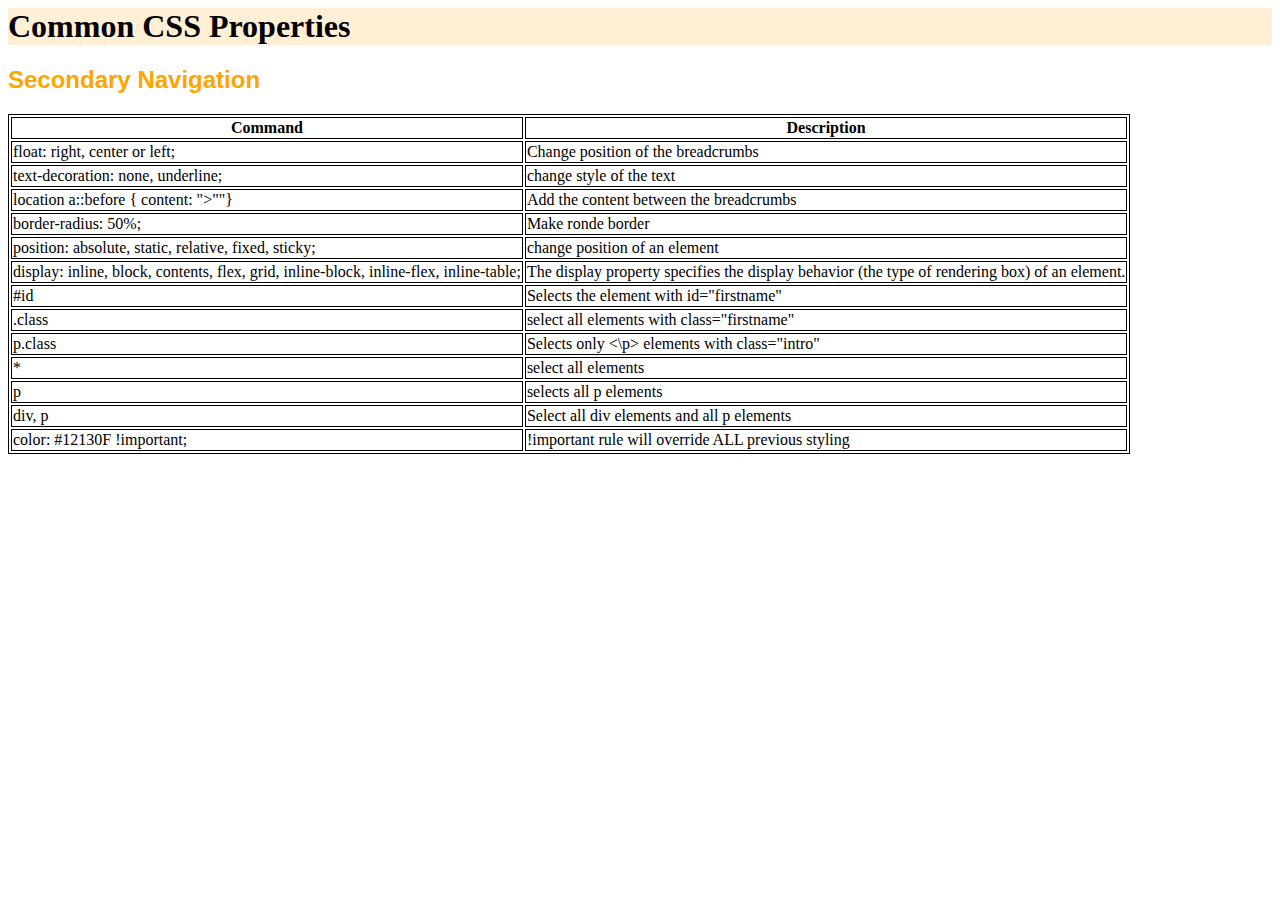
<file: CheatSheet/index.html>
<html>
    <head>
        <title> Common CSS properties </title>
        <link rel="stylesheet" type="text/css" href="./style.css">
    </head>
    <body>
        <h1> Common CSS Properties </h1>
        <h2> Secondary Navigation </h2>
        <table>
            <tr>
                <th> Command </th>
                <th> Description </th>
            </tr>
            <tr>
                <td> float: right, center or left; </td>
                <td> Change position of the breadcrumbs</td>

            </tr>
            <tr>
                <td> text-decoration: none, underline; </td>
                <td> change style of the text </td>
            </tr>
            <tr> 
                <td> location a::before { content: ">""} </td>
                <td> Add the content between the breadcrumbs</td>
            </tr>
            <tr>
                <td> border-radius: 50%; </td>
                <td> Make ronde border </td>
            </tr>
            <tr>
                <td> position: absolute, static, relative, fixed, sticky;  </td>
                <td> change position of an element </td>
            </tr>
            <tr>
                <td> display: inline, block, contents, flex, grid, inline-block, inline-flex, inline-table;</td>
                <td> The display property specifies the display behavior (the type of rendering box) of an element.</td>
            </tr>
            <tr>
                <td> #id</td>
                <td> Selects the element with id="firstname"</td>
            </tr>
            <tr>
                <td> .class</td>
                <td> select all elements with class="firstname"</td>
            </tr>
            <tr>
                <td> p.class </td>
                <td> Selects only <\p> elements with class="intro"</td>
            </tr>
            <tr>
                <td> *  </td>
                <td> select all elements</td>
            </tr>
            <tr>
                <td> p</td>
                <td> selects all p elements </td>
            </tr>
            <tr>
                <td> div, p</td>
                <td> Select all div elements and all p elements </td>
            </tr>
            <tr>
                <td> color: #12130F !important;</td>
                <td> !important rule will override ALL previous styling </td>
            </tr>


        </table>
    </body>
</html>
</file>
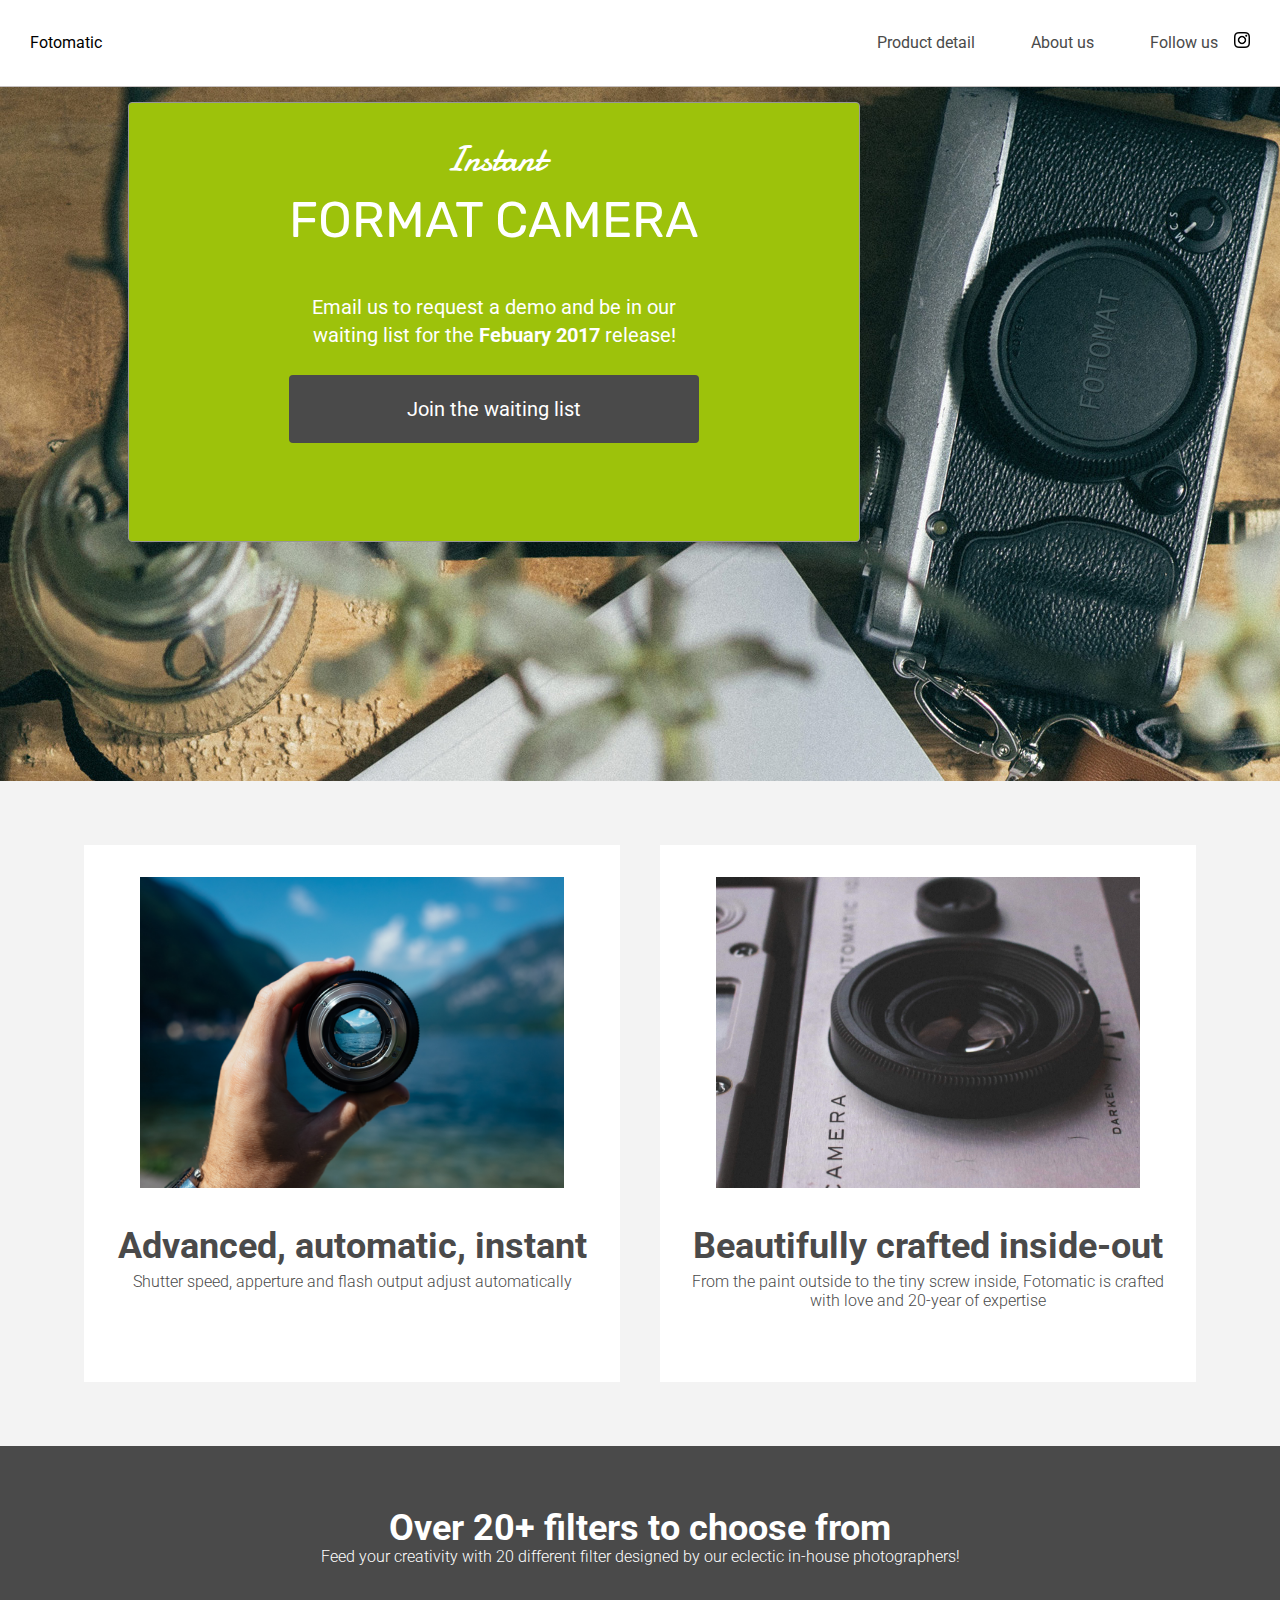
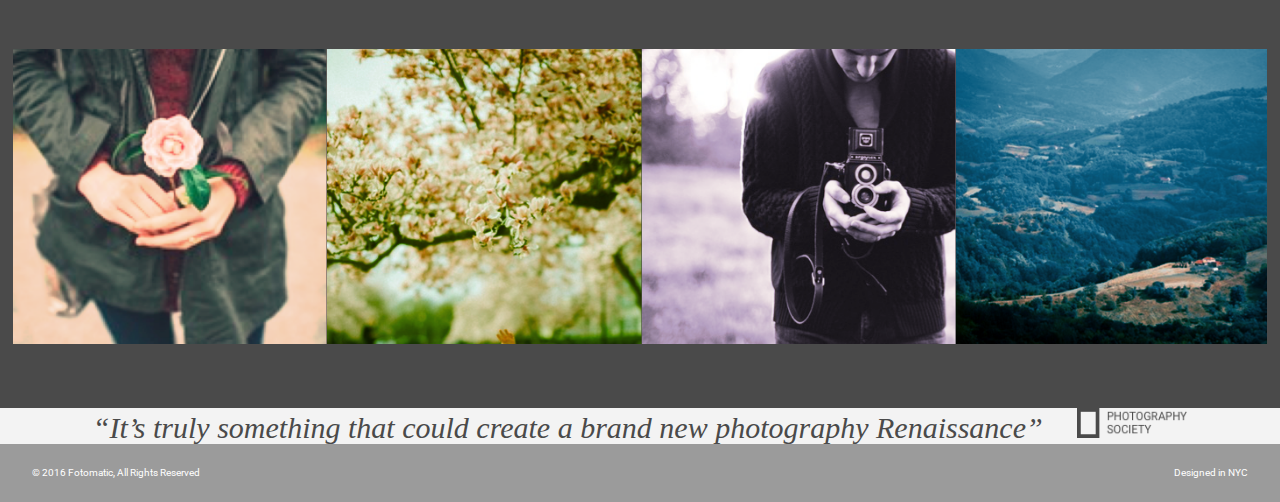
<file: F1C1_start/index.html>
<!DOCTYPE html>
<html>
<head>
  <link href="https://fonts.googleapis.com/css?family=Damion" rel="stylesheet">
  <link href="https://fonts.googleapis.com/css?family=Rubik" rel="stylesheet">
  <link href="https://fonts.googleapis.com/css?family=Roboto:300,400,600,700" rel="stylesheet">
  <link href="https://fonts.googleapis.com/css2?family=Roboto+Mono&display=swap" rel="stylesheet">
  <link rel="stylesheet" href="./resources/css/reset.css">
  <link rel="stylesheet" href="./resources/css/style.css">
  <title>Fotomatic</title>
</head>
<body>
  <!-- Header -->
  <header>
    <div class="content">
      <a href="index.html" class="desktop logo">Fotomatic</a>
      <nav class="desktop">
        <ul>
          <li><a href="#">Product detail</a></li>
          <li><a href="#">About us</a></li>
          <li><a href="https://www.instagram.com/" target="_blank">Follow us <img class="icon" src="./resources/images/instagram.png"></a></li>
          <li><a href="#" class="button">Join us</a></li>
        </ul>
      </nav>
      <nav class="mobile">
        <ul>
          <li><a href="#"><img src="./resources/images/ic-logo.svg"></a></li>
          <li><a href="#"><img src="./resources/images/ic-product-detail.svg"></a></li>
          <li><a href="#"><img src="./resources/images/ic-about-us.svg"></a></li>
          <li><a href="#" class="button">Join us</a></li>
        </ul>
      </nav>
    </div>
  </header>

  <!-- Main Content -->
  <div class="main-content">
    
    <!-- Sign Up Section -->
    <div id="sign-up-section" class="banner">
  
      <div id="sign-up-cta">
        <div class="content center">
          <div class="header">
            <h2 class="cursive">Instant</h2>
            <h1 class="striking">FORMAT CAMERA</h1>
          </div>
          <div class="email">
            <span>
              Email us to request a demo and be in our waiting list for the <strong>Febuary 2017</strong> release!
            </span>
            <div class="button">Join the waiting list</div>
          </div>
        </div>
      </div>
    </div>

    <!-- Features Section -->
    <div id="features-section">
      <div class="feature">
        <div class="center">
          <div class="image-container">
            <img src="./resources/images/feature-1.png" />
          </div>
          <div class="content">
            <h2>Advanced, automatic, instant</h2>
            <h3>Shutter speed, apperture and flash output adjust automatically</h3>
          </div>
        </div>
      </div>
      <div class="feature">
        <div class="center">
          <div class="image-container">
            <img src="./resources/images/feature-2.png" />
          </div>
          <div class="content">
            <h2>Beautifully crafted inside-out</h2>
            <h3>From the paint outside to the tiny screw inside, Fotomatic is crafted with love and 20-year of expertise</h3>
          </div>
        </div>
      </div>
    </div>

    <!-- Filters Section -->
    <div id="filters-section">
      <div class="content center">
        <h2>Over 20+ filters to choose from</h2>
        <h3>Feed your creativity with 20 different filter designed by our eclectic in-house photographers!</h3>
      </div>
      <div class="images-container">
        <div class="image-container">
          <img src="./resources/images/filter-1.png" />
        </div>
        <div class="image-container">
          <img src="./resources/images/filter-2.png" />
        </div>
        <div class="image-container">
          <img src="./resources/images/filter-3.png" />
        </div>
        <div class="image-container extra">
          <img src="./resources/images/filter-4.png" />
        </div>
      </div>
    </div>

    <!-- Quotes Section-->
    <div id="quotes-section">
      <div class="content center">
        <span class="quote">“It’s truly something that could create a brand new photography Renaissance”</span>
        <img class="quote-citation" src="./resources/images/photography-logo.png" />
      </div>
    </div>

    <!-- Footer -->
    <footer>
      <div class="content">
        <span class="copyright">© 2016  Fotomatic, All Rights Reserved</span>
        <span class="location">Designed in NYC</span>
      </div>
    </footer>

  </div>
</body>
</html>
</file>
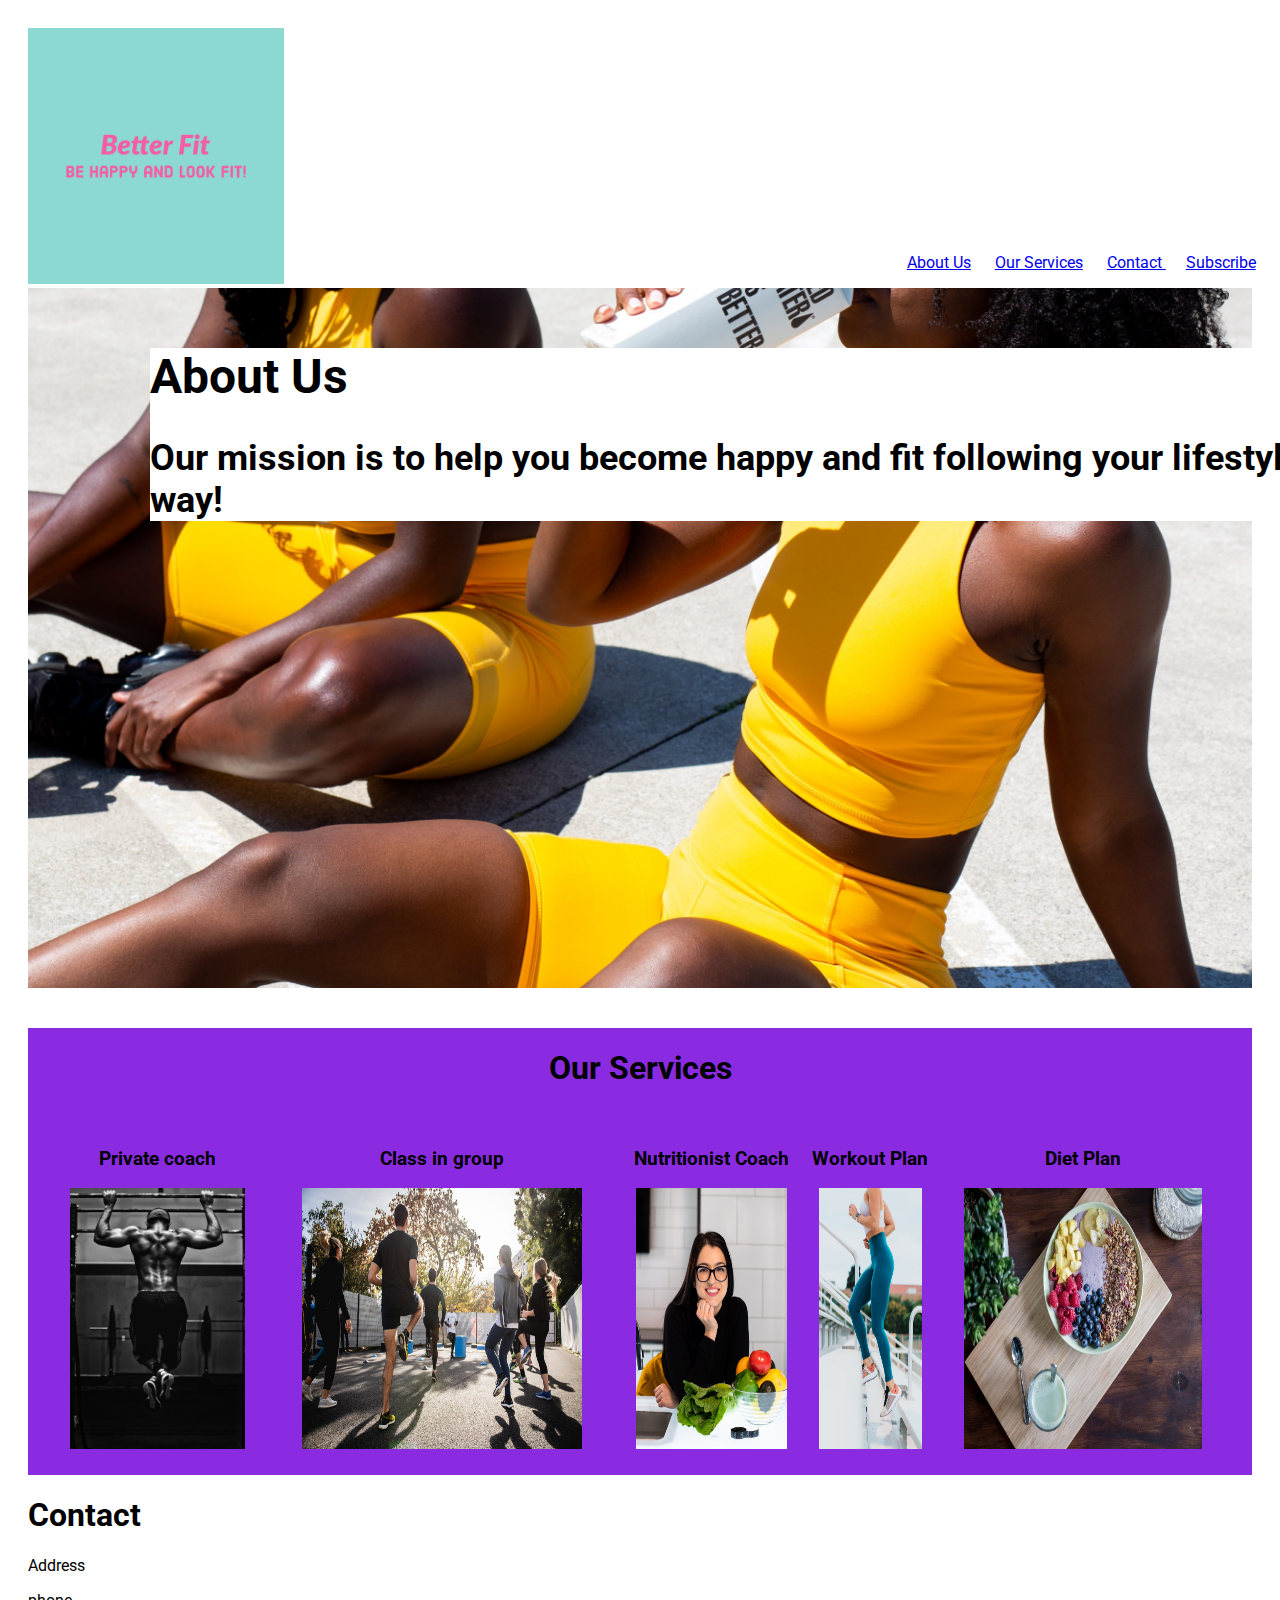
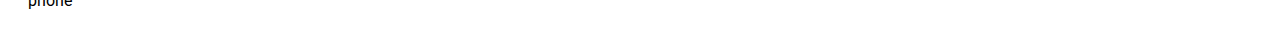
<file: flexbox-business-site-starting/index.html>
<!DOCTYPE html>

<html>
  <head>
    <link rel="shortcut icon" href="favicon.ico" type="image/x-icon">
    <link href="https://fonts.googleapis.com/css?family=Roboto:300,400,600,700" rel="stylesheet">
    <link rel="stylesheet" href="./resources/css/styles.css">
    <title> Better Fit</title>
  </head>

  <body>
    <header>
      <div class="content">
        <a href="index.html" class="desktop logo"><img src="./resources/images/Better Fit-logos.jpeg"></a>
         <nav class="desktop">
          <ul>
            <li><a href="#"> About Us</a></li>
            <li><a href="#services"> Our Services</a></li>
            <li><a href="#contact"> Contact </a></li>
            <li><a href="#"> Subscribe </a></li>
          </ul>
        </nav>       
      </div>
    </header>
    
    <main>
      <div class="main-content">
        <div class="mission">
          <div class="banner">
            <div class="headline">
              <h1> About Us</h1>
              <h2> Our mission is to help you become happy and fit following your lifestyle way! </h2>
            </div>
          </div>
        </div>
        
        <div class="container">
          <a id="services">
            <div class="container-frame">
              <h1> Our Services</a></h1>
              <div class="container-boxes">
                <div>
                  <h3> Private coach </h3>
                  <img src="./resources/images/edgar-chaparro-sHfo3WOgGTU-unsplash.jpg">
                </div>
                <div>
                  <h3> Class in group </h3>
                  <img src="./resources/images/gabin-vallet-J154nEkpzlQ-unsplash.jpg">
                </div>
                <div>
                  <h3> Nutritionist Coach </h3>
                  <img src="./resources/images/yilmaz-akin-FPKtCl74Hfs-unsplash.jpg">
                </div>
                <div>
                  <h3> Workout Plan </h3>
                  <img src="./resources/images/tyler-nix-Y1drF0Y3Oe0-unsplash.jpg">
                </div>
                <div>
                  <h3> Diet Plan </h3>
                  <img src="./resources/images/jannis-brandt-mmsQUgMLqUo-unsplash.jpg">
                </div>
              </div>
            </div>
          </a>
        </div>

        <footer>
          <div>
            <h1><a id="contact">Contact</a></h1>
              <p>Address</p>
              <p>phone</p>
          </div>
        </footer>
    </main>

  </body>
</html>
</file>
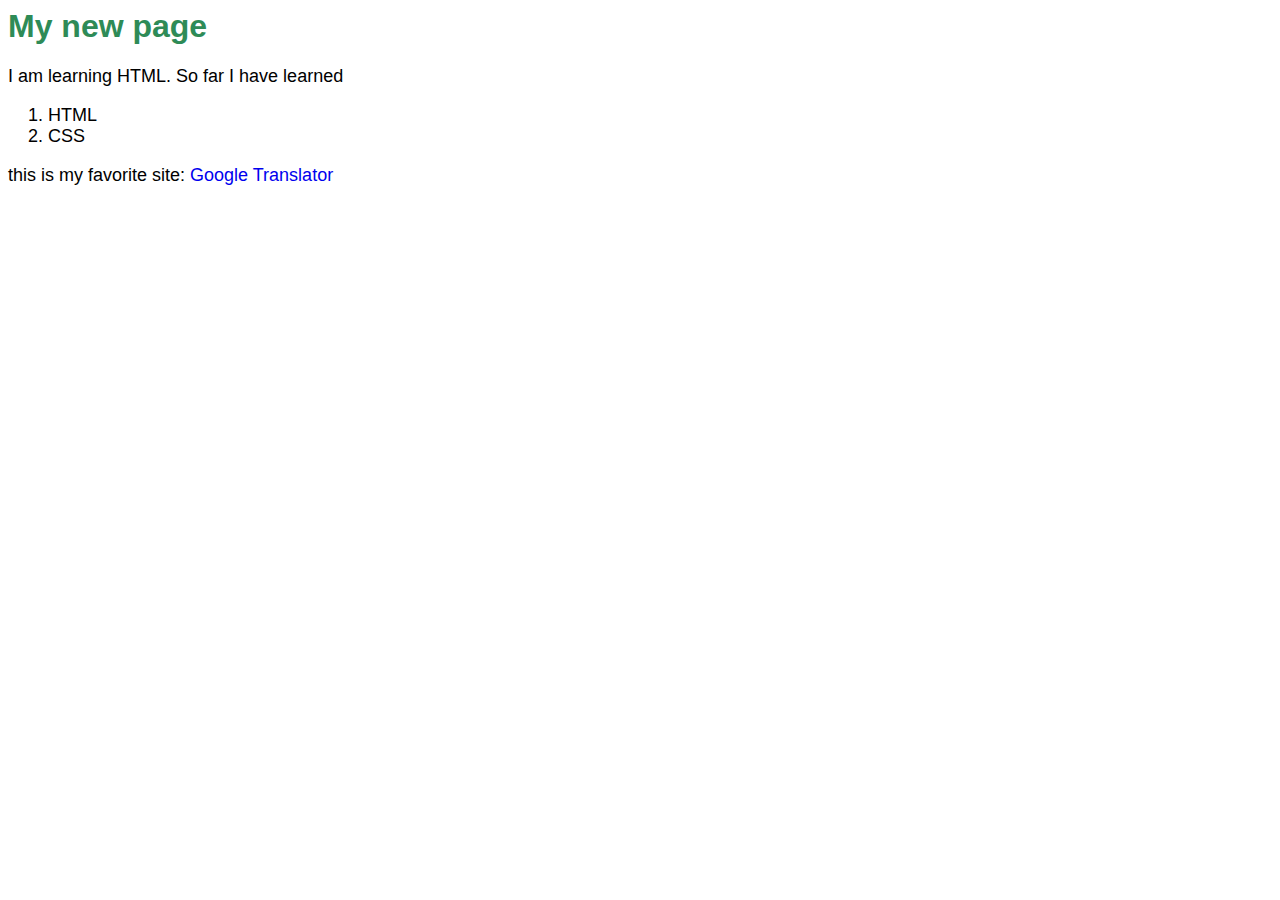
<file: Newbie/index.html>
<html>
     <head>
         <link href="./resources/css/index.css" type="text/css" rel="stylesheet">
         <title>Daniela's Project</title>
     </head>
    <body>
        <h1> My new page</h1>

        <p>I am learning HTML. So far I have learned</p>
        <ol>
            <li>HTML</li>
            <li>CSS</li>
        </ol>

        <p>this is my favorite site: <a href="https://translate.google.com/" target="_blank"> Google Translator </a></p>
    </body>
 </html>
</file>
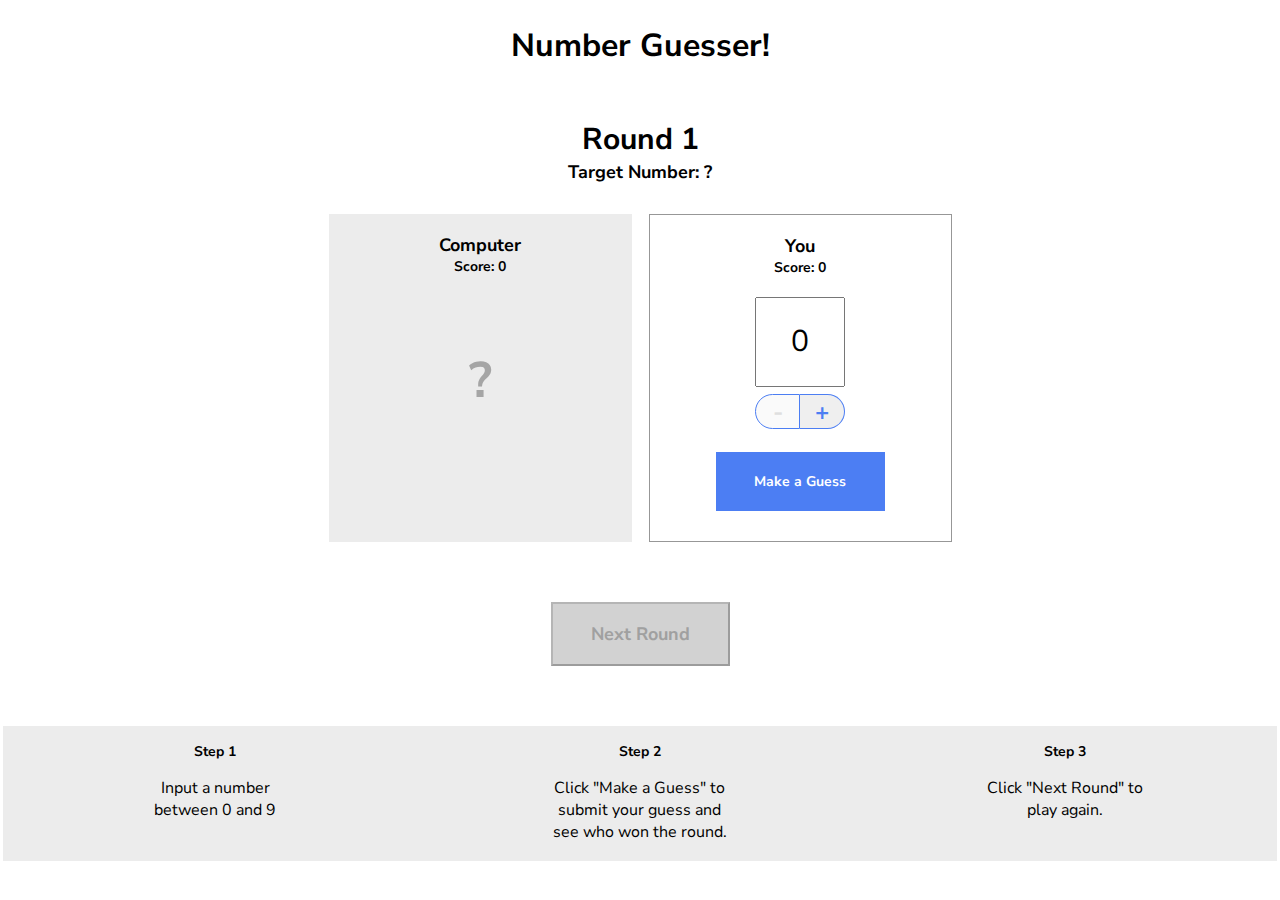
<file: number-guesser-starting-JS/index.html>
<!doctype html>

<html>
  <head>
    <title>Number Guesser</title>
    <link href="https://fonts.googleapis.com/css?family=Nunito+Sans:400,700" rel="stylesheet">
    <link rel="stylesheet" href="./style.css">
  </head>
  <body>
    <div class="game-container">
      <header>
        <h1>Number Guesser!</h1>
      </header>
      
      <div class="rounds">
        <p class="round-label">Round <span id="round-number">1</span></p>
        <p class="guess-label">Target Number: <span id="target-number">?</span></p>
      </div>

      <div class="guessing-area">
        <div class="guess computer-guess">
          <div class="guess-title">
            <p class="guess-label">Computer</p>
            <p class="score-label">Score: <span id="computer-score">0</span></p>
          </div>
          <p id="computer-guess">?</p>
          <p class="winning-text" id="computer-wins"></p>
        </div>
        <div class="guess human-guess">
          <div class="guess-title">
            <p class="guess-label">You</p>
            <p class="score-label">Score: <span id="human-score">0</span></p>
          </div>
          <input type="number" id="human-guess" min=0 max=9 value=0>
          <div class="number-controls">
            <button class="number-control left" id="subtract" disabled>-</button>
            <button class="number-control right" id="add">+</button>
          </div>
          <button class="button" id="guess">Make a Guess</button>
        </div>
      </div>

      <div class="next-round-container">
        <button class="button" id="next-round" disabled>Next Round</button>
      </div>

    </div>
    
    <div class="instructions">
      <div class="instruction">
        <h3>Step 1</h3>
        <p>Input a number between 0 and 9</p>
      </div>
      <div class="instruction">
        <h3>Step 2</h3>
        <p>Click "Make a Guess" to submit your guess and see who won the round.</p>
      </div>
      <div class="instruction">
        <h3>Step 3</h3>
        <p>Click "Next Round" to play again.</p>
      </div>
    </div>

    <script src="./script.js"></script>
    <script src="./game.js"></script>
  </body>
</html>
</file>
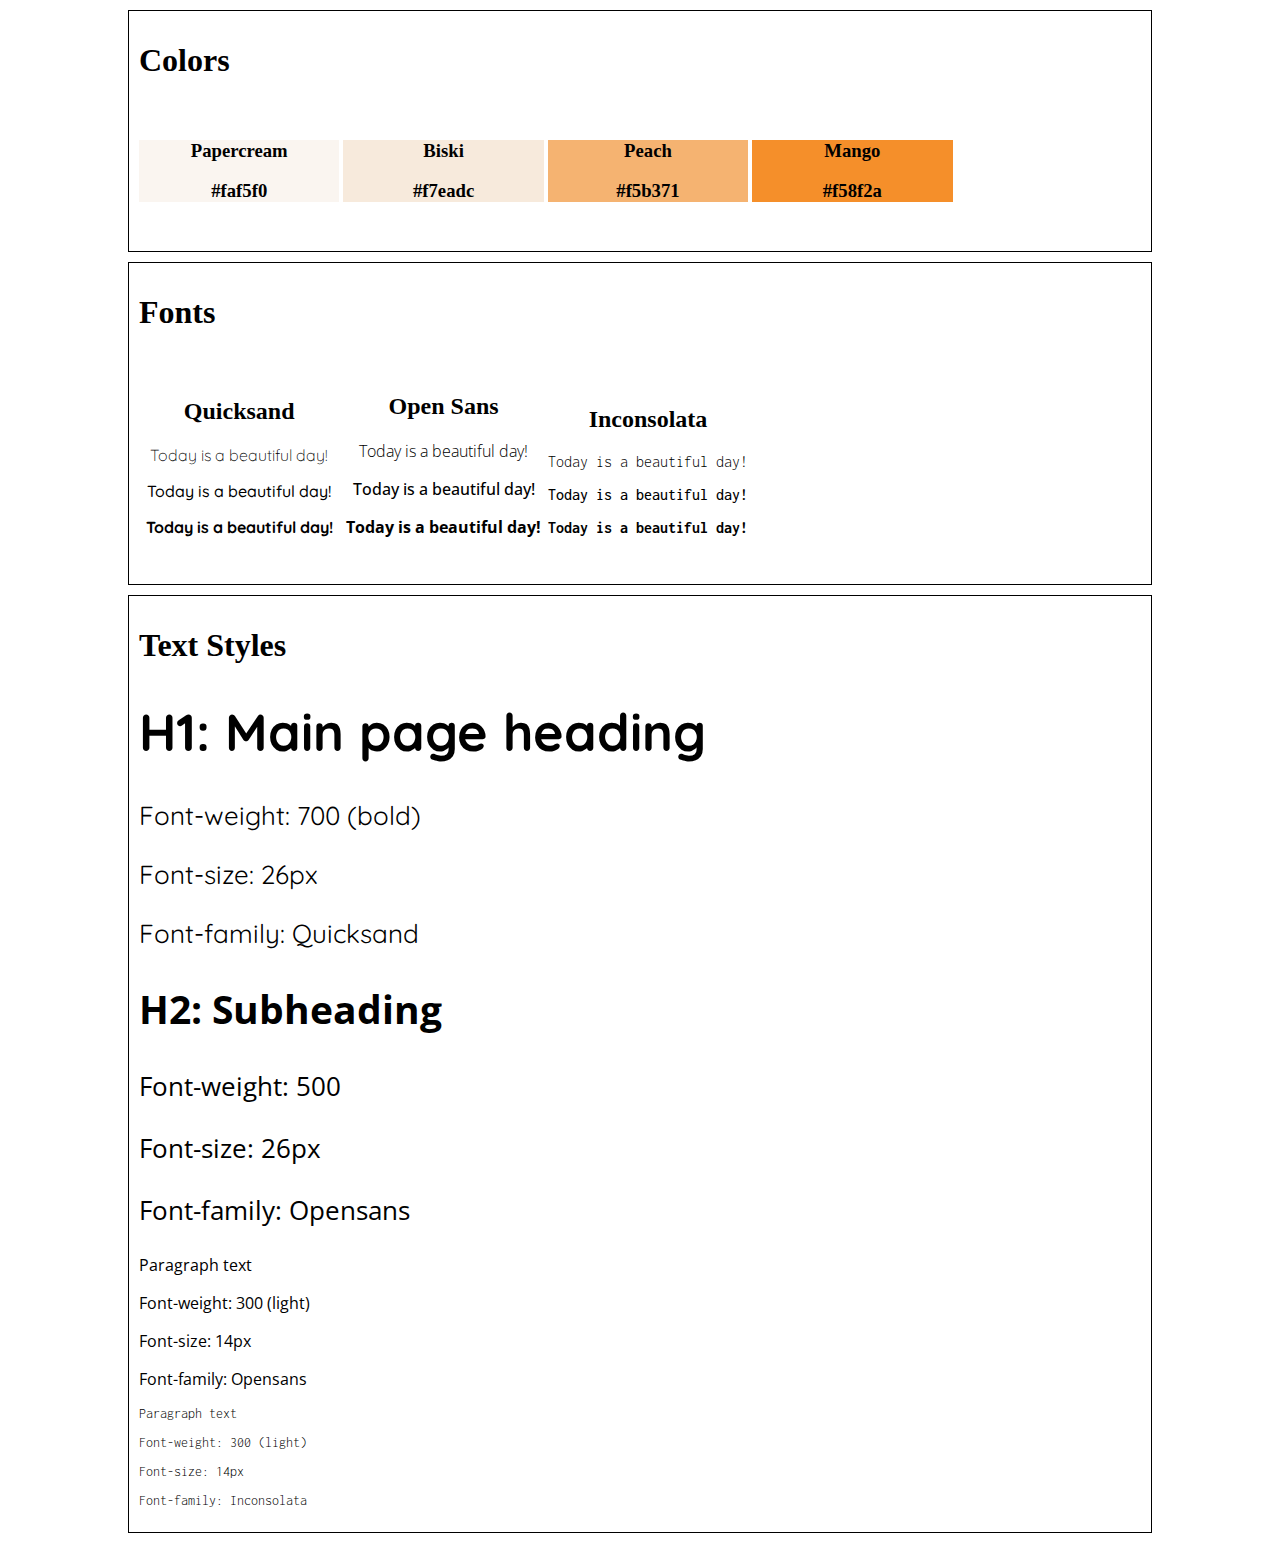
<file: website-design-system-starting/index.html>
<htlml>
    <head>
        <link rel="stylesheet" type="text/css" href="./styles.css">
        <title>
            Website Design System by Daniela Castro
        </title>
    </head>
    <body>
        <div class="container">
            <h1>Colors  </h1>
            <div class="box" >
                <div class="box-papercream">
                    <h3> Papercream </h3>
                    <h3> #faf5f0 </h3>
                </div>
            </div>
            <div class="box" >
                <div class="box-biski">
                    <h3> Biski </h3>
                    <h3> #f7eadc </h3>
                </div>
            </div>
            <div class="box">
                <div class="box-peach" >
                    <h3> Peach </h3>
                    <h3> #f5b371 </h3>
                </div>
            </div>
            <div class="box">
                <div class="box-mango">
                    <h3> Mango </h3>
                    <h3> #f58f2a </h3>
                </div> 
            </div>
        </div>
        <div class="container">
                <h1> Fonts</h1>
                <div class="box">
                    <h2> Quicksand </h2>
                    <div class="quicksand"> 
                        <p class="light"> Today is a beautiful day!</p>
                        <p class="medium"> Today is a beautiful day! </p>
                        <p class="bold"> Today is a beautiful day! </p>
                    </div>
                </div>
            <div class="box">
                <h2> Open Sans </h2>
                <div class= "opensans"> 
                    <p class="light"> Today is a beautiful day!</p>
                    <p class="medium"> Today is a beautiful day! </p>
                    <p class="bold"> Today is a beautiful day! </p>
                </div>
            </div>

            <div class="box">
                <h2> Inconsolata </h2>
                <div class="inconsolata"> 
                    <p class="light"> Today is a beautiful day!</p>
                    <p class="medium"> Today is a beautiful day! </p>
                    <p class="bold"> Today is a beautiful day! </p>
                </div>
            </div>

        </div>

        <div class="container">
            <h1> Text Styles </h1>
            <div class="heading quicksand"> 
                <h1> H1: Main page heading</h1>
                <p> Font-weight: 700 (bold)</p>
                <p> Font-size: 26px </p>
                <p> Font-family: Quicksand </p>
            </div>

            <div class="subheading opensans"> 
                <h2> H2: Subheading</h2>
                <p> Font-weight: 500 </p>
                <p> Font-size: 26px </p>
                <p> Font-family: Opensans </p>
            </div>

            <div class="paragrah opensans"> 
                <p> Paragraph text </p>
                <p> Font-weight: 300 (light)</p>
                <p> Font-size: 14px </p>
                <p> Font-family: Opensans </p>
            </div>

            <div class="paragraph inconsolata"> 
                <p> Paragraph text </p>
                <p> Font-weight: 300 (light)</p>
                <p> Font-size: 14px </p>
                <p> Font-family: Inconsolata </p>
            </div>
        </div>
    </div>
    </body>
</htlml>
</file>
<file: CheatSheet/style.css>
h1 {
    background-color: papayawhip;
    font-family: cursive;

}

h2 {
    color: orange;
    font-family: 'Franklin Gothic Medium', 'Arial Narrow', Arial, sans-serif;
}

table, th, td {
    border: 1px solid;
}
</file>
<file: F1C1_start/resources/css/style.css>
/* Universal Styles */

html {
  font-family: "Roboto", sans-serif;
  font-size: 16px;
}

.main-content {
  position: relative;
  top: 5.3125rem; /* To offset for fixed header. */
}

.center {
  text-align: center;
}

.button {
  border-radius: 4px;
  background-color: #4a4a4a;
  color: white;
}

.image-container {
  overflow: hidden;
}

.image-container img {
  display: block;
  max-width: 100%;
}

/* Responsive for tablet */
@media only screen and (max-width: 1024px) {
  .main-content {
    top: 2.5625rem;
  }

}

/* Header */

header {
  position: fixed;
  z-index: 100;
  width: 100%;
  border-bottom: solid 1px #c6c1c1;
  background-color: white;
}

header .content {
  display: flex;
  align-items: center;
  padding: 1.875rem;
}

header .logo {
  flex: 1;
}

header nav ul{
  display: flex;
}

nav li {
  padding-left: 3.5rem;
}

nav a {
  vertical-align: bottom;
  line-height: 1.6;
  font-size: 1rem;
  color: #4a4a4a;
}

nav .button {
  padding: .1875rem .5rem;
  background-color: #9dc20b;
  line-height: 1.6;
  color: white;
}

nav li:last-child {
  display: none;
}

header .icon {
  width: 1rem;
  padding-left: .75rem;
}

header .mobile {
  display: none;
}


@media only screen and (max-width: 1024px) {
  nav li:last-child {
    display: block;
  }

  header .content {
    padding: 1rem 1rem;
  }
}

/* Responsive for tablet */
@media only screen and (max-width: 600px) {
  header .desktop {
    display: none;
  }
  
  header .mobile {
    display: block;
    width: 100%;
  }

  header .content {
    padding: .5rem 0;
  }

  header .mobile ul {
    display: flex;
    justify-content: space-around;
    align-items: center;
    width: 100%;
  }

  header .mobile li {
    padding: 0;
  }
}


/* Sign Up Section */

#sign-up-section {
  display: flex;
  justify-content: flex-start;
  align-items: flex-start;
  height: 43.5rem;
  background-image: url('../images/banner-landingpage.jpg');
  background-position: bottom;
  background-size: cover;
  background-repeat: no-repeat;
}

img {
  max-width: 100%;
}



#sign-up-cta {
  position: relative;
  top: 17px;
  left: 10%;
  padding: 0 5rem 2.5rem 5rem;
  border: solid 1px #979797;
  border-radius: 4px;
  background-color: #9dc20b;
}


#sign-up-cta .content {
  width: 25.625rem;
  margin: 2rem 5rem 3.6rem;
  font-family: "Roboto", sans-serif;
  font-size: 1.25rem;
  line-height: 1.4;
  color: white;

}

#sign-up-cta h1 {
  font-size: 3.125rem;
  margin-bottom: 12px;
  font-family: Rubik;
  line-height: 1.4;
}

#sign-up-cta h2 {
  font-size: 2.25rem;
  margin-top: 32px;

}

#sign-up-cta .email {
  margin-top: 26px;
  font-size: 1.25rem;
  font-family: Roboto;
  font-weight: normal;
}

#sign-up-cta span strong {
  font-weight: bold;
}

#sign-up-cta .cursive {
  font-family: "Damion", cursive;
}

#sign-up-cta .striking {
  font-family: "Rubik", sans-serif;
  padding-bottom: .75rem;
}

#sign-up-cta .button {
  margin-top: 1.625rem;
  padding: 1.25rem 7.25rem;
}


@media only screen and (max-width: 1024px) {
  #sign-up-section {
    align-items: center;
    justify-content: center;
    height: 28rem;
  }

  #sign-up-cta {
    position: static;
    width: auto;
    height: auto;
    background-color: transparent;
    border: none;
  }

  #sign-up-cta .content {
    margin-top: 0;
  }

  #sign-up-cta .email {
    display: none;
  }

  #sign-up-cta h1 {
    font-size: 3.125rem;
  }

  #sign-up-cta h2 {
    font-size: 2.25rem;
  }
}

@media only screen and (max-width: 600px) {
  #sign-up-section {
    height: 20rem;
  }

  #sign-up-cta h1 {
    font-size: 2.25rem;
  }

  #sign-up-cta h2 {
    font-size: 2rem;
  }
}

/* Features Section */

#features-section {
  display: flex;
  justify-content: space-between;
  padding: 4rem 5%;
  background-color: #f3f3f3;
}

.feature {
  flex: 1;
  padding: 2rem;
  margin: 0px 1.25rem;
  background-color: white; 
}

.feature .image-container {
  width: 90%;
  height: 65%;
  margin: 0 auto
}

.feature .content {
  padding: 2.5rem 0;
}

.feature h2 {
  padding-bottom: .5rem;
  font-size: 2.25rem;
  font-weight: bold;
  color: #4a4a4a;
}

.feature h3 {
  font-size: 1rem;
  line-height: 1.2;
  font-weight: 300;
  color: #4a4a4a;
}

@media only screen and (max-width: 1024px) {
  #features-section {
    padding: 1rem;
  }

  .feature {
    margin: 0px .5rem;
    padding: 1rem;
  }

  .feature h2 {
    font-size: 2rem;
    line-height: 1.3;
  }

  .feature h3 {
    font-size: .875rem;
    line-height: 1.4;
  }
}

@media only screen and (max-width: 600px) {
  #features-section {
    flex-flow: column;
    padding: 0;
  }

  .feature {
    margin: 0;
    padding: 1.25rem 1rem 0 1rem;
  }

  .feature .content {
    padding: 1.25rem 0 1.875rem 0;
  }

}

/* Filters Section */

#filters-section {
  padding: 4rem 0;
  background-color: #4a4a4a;
}

#filters-section .content {
  padding: 0 .625rem;
  margin-bottom: 5rem;
}

#filters-section .content h2 {
  font-size: 2.25rem;
  font-weight: bold;
  color: white;
}

#filters-section .content h3 {
  font-size: 1rem;
  line-height: 1.4;
  font-weight: 300;
  color: white;
}

#filters-section .images-container {
  display: flex;
  max-width: 100%;
  padding: 0 1%;
}

@media only screen and (max-width: 600px) {
  #filters-section {
    padding: 1.5rem 0 0 0;
  }

  #filters-section .content {
    margin-bottom: 1rem;
  }

  #filters-section .content h2 {
    padding-bottom: .625rem;
    font-size: 1.125rem;
    line-height: 1.3;
    font-weight: normal;
  }

  #filters-section .content h3 {
    font-size: .875rem;
    line-height: 1.4;
  }

  #filters-section .images-container {
    padding: 0;
  }

  #filters-section .extra {
    display: none;
  }
}

/* Quotes Section */

#quotes-section {
  background-color: #f3f3f3;
}

#quotes-section content {
  display: flex;
  align-items: center;
  justify-content: center;
  padding: 5rem 1.5rem;
}

#quotes-section .quote {
  padding-right: 1.875rem;
  font-family: "Palatino", serif;
  font-size: 1.875rem;
  line-height: 1.1;
  font-style: italic;
  color: #4a4a4a;
 
}

#quotes-section .quote-citation {
  height: 1.875rem;
}

@media only screen and (max-width: 1024px) {
  #quotes-section content {
    padding: 3rem  1.5rem;
  }
}

@media only screen and (max-width: 600px) {
  #quotes-section .content {
    flex-flow: column;
    padding: 1.875rem .625rem;
  }

  #quotes-section .quote {
    font-size: 1.5rem;
    line-height: 1.4;
  }

  #quotes-section .quote-citation {
    display: block;
    padding-top: 1rem;
    margin: auto;
  }
}

/* Footer */

footer {
  background-color: #9b9b9b;
  padding: 1.5rem 2rem;
  
}

footer .content {
  color: white;
  display: flex;
  font-size: .75rem;
}

footer .copyright {
  flex-grow: 1;
}

@media only screen and (min-width: 600px) {
  footer .content {
    font-size: .625rem;
  }
}
</file>
<file: flexbox-business-site-starting/resources/css/styles.css>
html {
    font-size: 16px;
    font-family: "Roboto", sans-serif;
    margin: 20px;
}

.main-content {
    position: relative;


}
/* Navigation*/

header {
    position: fixed;
    z-index: 100;
    background-color: white;
    width: 96.7%;
    margin-bottom: 20px;
}

header .content {
    display: flex;
    align-items: flex-end;
    
}

header .logo {
    flex: 1;
  }

.desktop ul > li  {
    display: inline;
    padding: 10px;
}


.content img {
    width: 16rem;
}



/*Main Content*/
.mission {
    display: flex;
    background-image: url("../images/boxed-water-is-better-zuj2m7qxDA0-unsplash.jpg");
    height: 60rem;
    background-size: cover;
    margin-bottom: 40px;
    background-position: center;
}

.headline {
    position: relative;
    top: 30%;
    left: 10%;
    background-color: white;
    font-size: 1.5rem;
}



/*Our Services*/


.container-frame{
    display: inline-block;
    background-color: blueviolet;
    text-align: center;   
}

.container-boxes img {
    width: 80%;
    height: 80%;
    
}

.container-boxes {
    display: inline-flex;
    margin: 20px;
    justify-content: space-between;    
}

.contact {
    display: inline-block;
}
</file>
<file: Newbie/resources/css/index.css>
* {
  font-family: Helvetica, Arial, sans-serif;
}
 
 
h1 {
  color: SeaGreen;
}
 
 
p, 
li {
  font-size: 18px;
}
 
 
a {
  text-decoration: none;
}
</file>
<file: number-guesser-starting-JS/style.css>
* {
  font-family: 'Nunito Sans';
  box-sizing: border-box;
}

body {
  margin: 0 auto;
  padding: 3px;
  background-color: #fff;
}

.game-container {
  max-width: 640px;
  margin: 0 auto;
  text-align: center;
}

header {
  display: flex;
  justify-content: center
}

.rounds {
  display: flex;
  flex-direction: column;
  align-items: center;
  margin-bottom: 30px;
}

.round-label {
  font-size: 30px;
  font-weight: 700;
  margin-bottom: 0px;
}

.guess {
  min-width: 303px;
  height: 328px;
  display: flex;
  flex-direction: column;
  align-items: center;
  padding: 19px;
}

.guessing-area {
  display: flex;
  justify-content: space-around;
  align-items: flex-start;
  margin-bottom: 60px;
}

.guess-title {
  display: flex;
  flex-direction: column;
  align-items: center;
  justify-content: flex-start;
  margin-bottom: 20px;
}

.guess-label {
  font-size: 18px;
  font-weight: 700;
  margin: 0;
}

.score-label {
  font-size: 14px;
  font-weight: 700;
  margin: 0;
}

.target-guess {
  display: flex;
  flex-direction: column;
  align-items: center;
  justify-content: flex-start;
}

.computer-guess {
  background-color: #ececec;
}

#computer-guess {
  font-size: 50px;
  font-weight: 700;
  color: #a5a5a5;
}

.human-guess {
  border: 1px solid #979797;
}

.guess input {
  height: 90px;
  width: 90px;
  font-size: 30px;
  text-align: center;
  margin: 0 auto;
  margin-bottom: 7px;
}

.number-controls {
  font-size: 0;
  margin-bottom: 23px;
}

.number-control {
  border: solid 1px #4c7ef3;
  display: inline-block;
  width: 45px;
  height: 35px;
  font-size: 24px;
  font-weight: 700;
  color: #4c7ef3;
  cursor: pointer;
}

.number-controls button[disabled] {
  color: #dfdfdf;
  cursor: default;
}

.left {
  border-top-left-radius: 22.5px;
  border-bottom-left-radius: 22.5px;
}

.right {
  border-top-right-radius: 22.5px;
  border-bottom-right-radius: 22.5px;
  border-left-width: 0px;
}

.controls {
  display: flex;
  justify-content: space-around;
}

.button {
  background-color: #4c7ef3;
  color: #fff;
  cursor: pointer;
}

#guess {
  padding: 20px;
  width: 169px;
  height: 59px;
  border: none;
  font-weight: 700;
  font-size: 14px;
}

input[type=number]::-webkit-inner-spin-button {
  -webkit-appearance: none;
}

#next-round {
  width: 179px;
  height: 64px;
  font-size: 18px;
  font-weight: bold;
  margin-left: auto;
  margin-right: auto;
  margin-bottom: 60px;
}
  
.button[disabled] {
  background-color: #d2d2d2;
  color: #a0a0a0;
  cursor: default;
}

.instructions {
  background-color: #ececec;
  width: 100%;
  display: flex;
  justify-content: space-around;
}

.instruction {
  width: 180px;
  padding: 2px;
  text-align: center;
}

.instructions h3 {
  font-size: 14px;
}


.winning-text, .winning-text[disabled] {
  color: #ec3636;
  font-weight: 700;
}
</file>
<file: website-design-system-starting/styles.css>
@import url('https://fonts.googleapis.com/css2?family=Inconsolata:wght@300;500;700&family=Montserrat:wght@300;500;700&family=Open+Sans:wght@300;500;700&family=Quicksand:wght@300;500;700&display=swap');

body {
    margin: 0% 10%;
}

.colors {
    border: 1px solid black;
 
}

.container {
    border: 1px solid black;
    padding:10px;
    margin: 10px auto;
    
}



.box {
    display: inline-block;
    min-height: 100px;
    margin: 20px auto;
    width: 20%;
    text-align: center;
    justify-content: center;
    
    
    
    
}

.box-papercream {

    background-color: #faf5f0;
}

.box-biski {
    background-color: #f7eadc;
}

.box-peach {
    background-color: #f5b371;
}

.box-mango {
    background-color: #f58f2a;
}


.quicksand {
    font-family: Quicksand;
}

.opensans {
    font-family: 'Open Sans';
}

.inconsolata {
    font-family: Inconsolata;
}

.light  {
    
    font-weight:300;
}

.medium {
    
    font-weight: 500;
}

.bold {
    
    font-weight: 700;
}


.heading, .subheading {
    font-size: 26px;
}

h1 .heading {
    font-weight: 700;
}

h2 .subheading  {
    font-weight: 500;
}

.paragraph {
    font-size: 14px;
}

.paragraph p {
    font-weight: 300;
}
</file>
